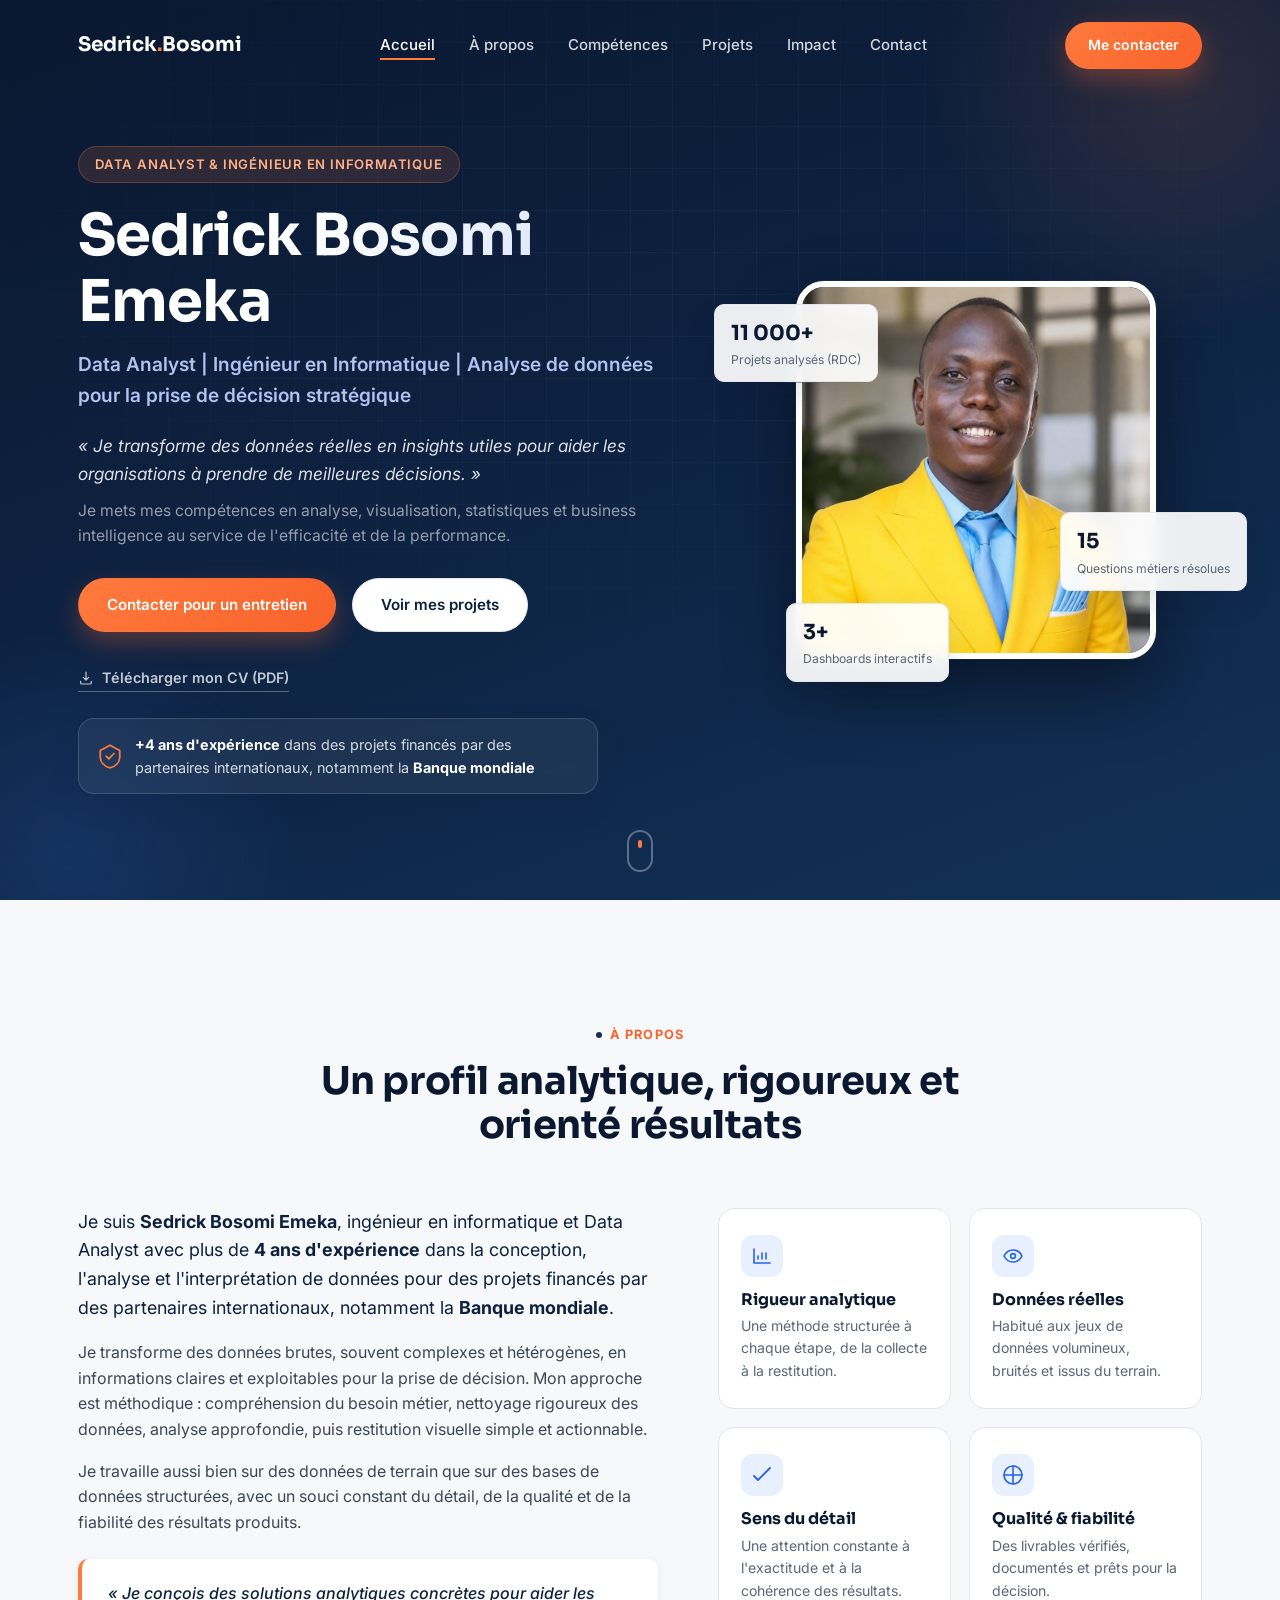
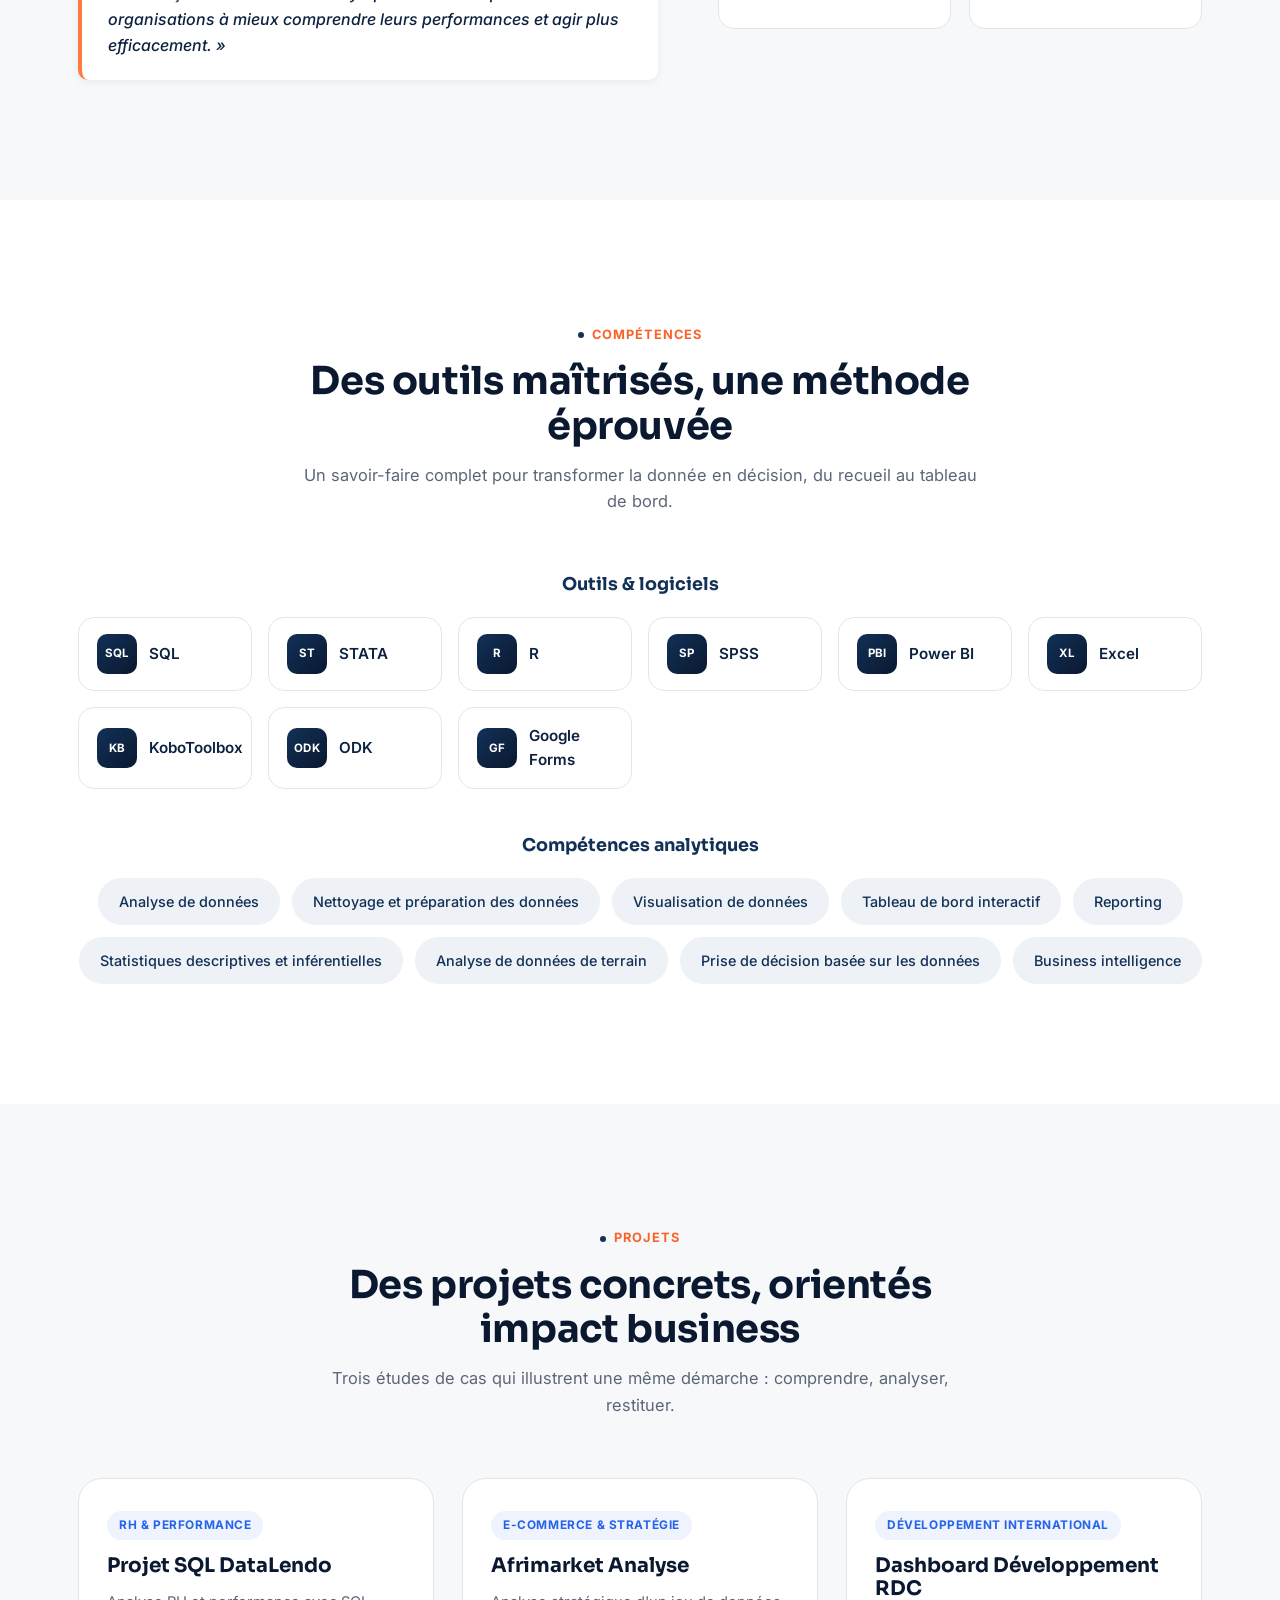
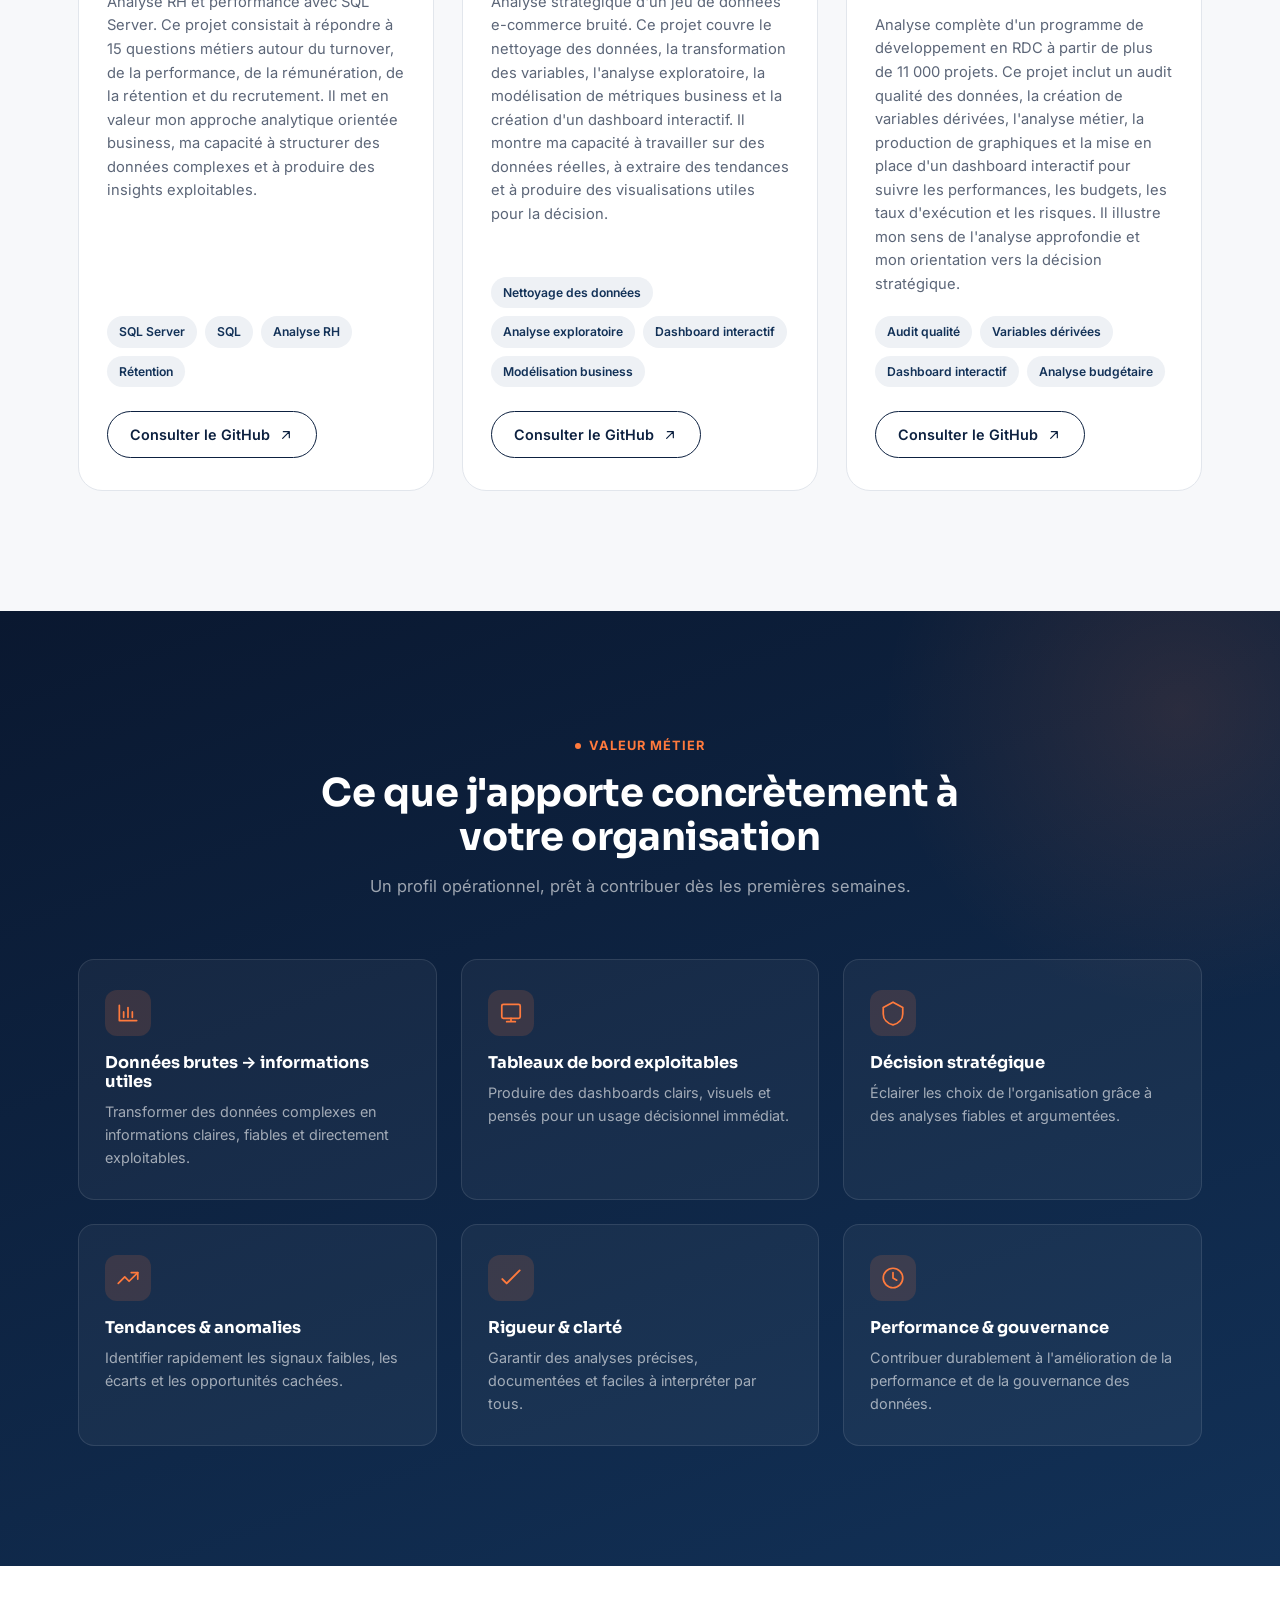
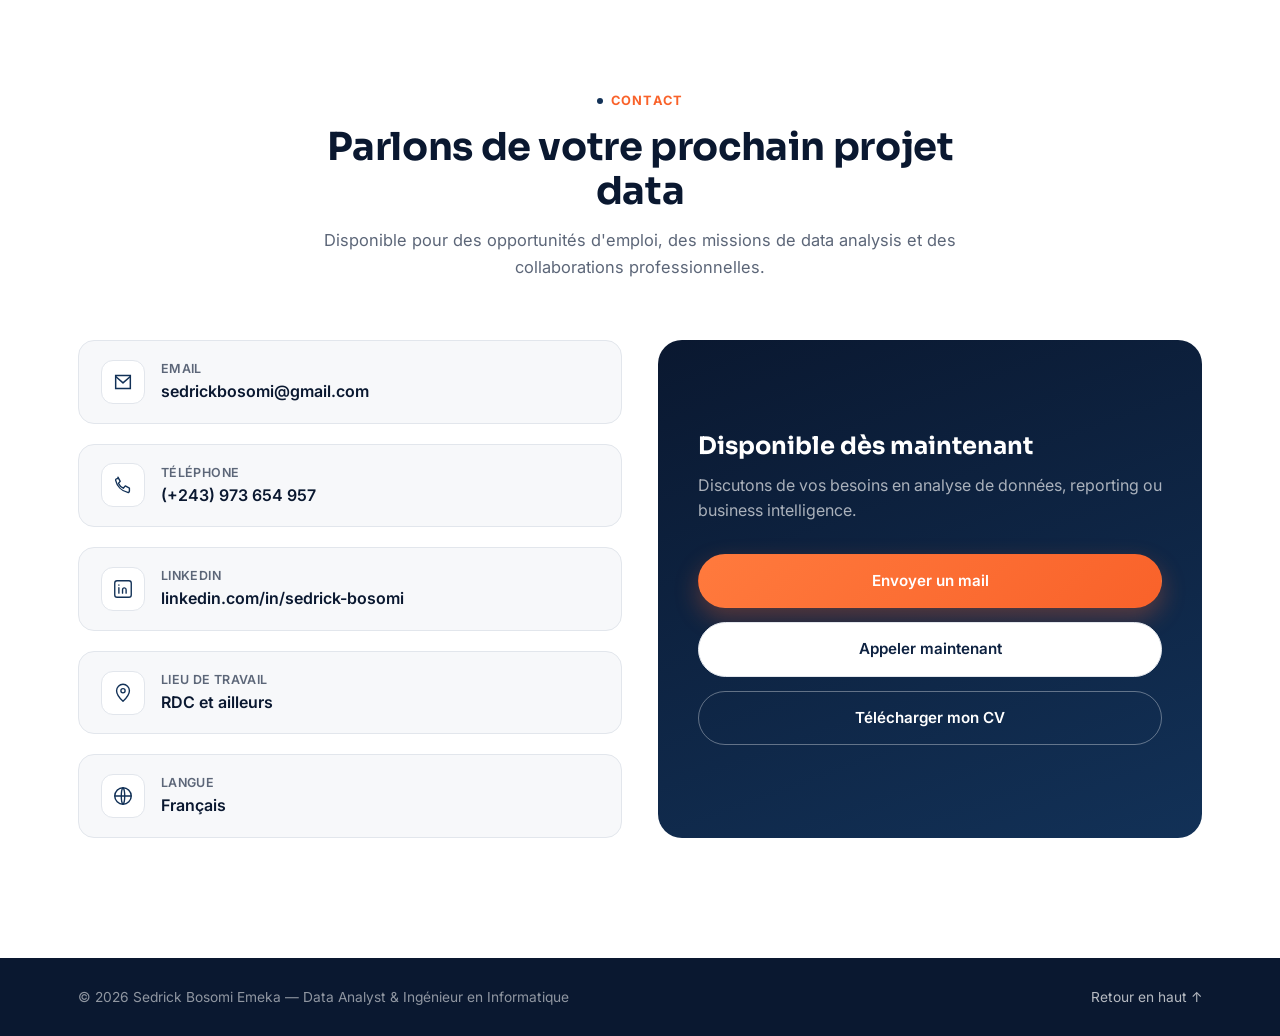
<file: index.html>
<!DOCTYPE html>
<html lang="fr">
<head>
<meta charset="UTF-8">
<meta name="viewport" content="width=device-width, initial-scale=1.0">
<title>Sedrick Bosomi Emeka — Data Analyst & Ingénieur en Informatique</title>
<meta name="description" content="Sedrick Bosomi Emeka, Data Analyst et Ingénieur en Informatique. Plus de 4 ans d'expérience en analyse de données, tableaux de bord et business intelligence pour des projets financés par des partenaires internationaux, dont la Banque mondiale.">
<meta name="keywords" content="Data Analyst, Ingénieur informatique, SQL, Power BI, STATA, R, SPSS, Analyse de données, Business Intelligence, RDC">
<meta name="author" content="Sedrick Bosomi Emeka">

<link rel="canonical" href="https://sedrickbosomi-data-analyst.github.io/">
<meta name="theme-color" content="#0a1830">

<meta property="og:type" content="website">
<meta property="og:url" content="https://sedrickbosomi-data-analyst.github.io/">
<meta property="og:locale" content="fr_FR">
<meta property="og:title" content="Sedrick Bosomi Emeka — Data Analyst & Ingénieur en Informatique">
<meta property="og:description" content="Je transforme des données réelles en insights utiles pour aider les organisations à prendre de meilleures décisions.">
<meta property="og:image" content="https://sedrickbosomi-data-analyst.github.io/assets/og-image.jpg">

<meta name="twitter:card" content="summary_large_image">
<meta name="twitter:title" content="Sedrick Bosomi Emeka — Data Analyst & Ingénieur en Informatique">
<meta name="twitter:description" content="Je transforme des données réelles en insights utiles pour aider les organisations à prendre de meilleures décisions.">
<meta name="twitter:image" content="https://sedrickbosomi-data-analyst.github.io/assets/og-image.jpg">

<link rel="icon" type="image/png" sizes="32x32" href="assets/favicon-32.png">
<link rel="apple-touch-icon" sizes="180x180" href="assets/apple-touch-icon.png">

<link rel="preconnect" href="https://fonts.googleapis.com">
<link rel="preconnect" href="https://fonts.gstatic.com" crossorigin>
<link href="https://fonts.googleapis.com/css2?family=Sora:wght@400;500;600;700;800&family=Inter:wght@400;500;600;700&display=swap" rel="stylesheet">

<link rel="stylesheet" href="css/style.css">

<script type="application/ld+json">
{
  "@context": "https://schema.org",
  "@type": "Person",
  "name": "Sedrick Bosomi Emeka",
  "jobTitle": "Data Analyst & Ingénieur en Informatique",
  "url": "https://sedrickbosomi-data-analyst.github.io/",
  "image": "https://sedrickbosomi-data-analyst.github.io/assets/og-image.jpg",
  "email": "mailto:sedrickbosomi@gmail.com",
  "telephone": "+243973654957",
  "address": { "@type": "PostalAddress", "addressCountry": "CD" },
  "sameAs": [
    "https://www.linkedin.com/in/sedrick-bosomi",
    "https://github.com/sedrickbosomi-data-analyst"
  ],
  "knowsAbout": ["SQL", "STATA", "R", "SPSS", "Power BI", "Excel", "Analyse de données", "Business Intelligence"]
}
</script>
</head>
<body>

<a href="#main-content" class="skip-link">Aller au contenu principal</a>

<div id="progress-bar"></div>

<header class="site-header" id="site-header">
  <div class="container header-inner">
    <a href="#accueil" class="logo">Sedrick<span>.</span>Bosomi</a>

    <nav class="main-nav" id="main-nav">
      <ul>
        <li><a href="#accueil" class="nav-link active">Accueil</a></li>
        <li><a href="#apropos" class="nav-link">À propos</a></li>
        <li><a href="#competences" class="nav-link">Compétences</a></li>
        <li><a href="#projets" class="nav-link">Projets</a></li>
        <li><a href="#impact" class="nav-link">Impact</a></li>
        <li><a href="#contact" class="nav-link">Contact</a></li>
      </ul>
    </nav>

    <a href="#contact" class="btn btn-primary btn-nav">Me contacter</a>

    <button class="nav-toggle" id="nav-toggle" aria-label="Ouvrir le menu" aria-expanded="false" aria-controls="main-nav">
      <span></span><span></span><span></span>
    </button>
  </div>
</header>

<main id="main-content">

  <!-- ================= HERO ================= -->
  <section id="accueil" class="hero">
    <div class="hero-bg-shape shape-1"></div>
    <div class="hero-bg-shape shape-2"></div>
    <div class="hero-grid-overlay"></div>

    <div class="container hero-inner">
      <div class="hero-text reveal">
        <span class="eyebrow">Data Analyst &amp; Ingénieur en Informatique</span>
        <h1>Sedrick Bosomi Emeka</h1>
        <p class="hero-role">Data Analyst | Ingénieur en Informatique | Analyse de données pour la prise de décision stratégique</p>

        <p class="hero-tagline">« Je transforme des données réelles en insights utiles pour aider les organisations à prendre de meilleures décisions. »</p>
        <p class="hero-tagline hero-tagline-secondary">Je mets mes compétences en analyse, visualisation, statistiques et business intelligence au service de l'efficacité et de la performance.</p>

        <div class="hero-cta">
          <a href="#contact" class="btn btn-primary">Contacter pour un entretien</a>
          <a href="#projets" class="btn btn-secondary">Voir mes projets</a>
        </div>

        <a href="assets/CV_Sedrick_Bosomi.pdf" download class="cv-link">
          <svg viewBox="0 0 24 24"><path d="M12 3v12m0 0 4-4m-4 4-4-4" fill="none" stroke="currentColor" stroke-width="1.8" stroke-linecap="round" stroke-linejoin="round"/><path d="M4 17v2a2 2 0 0 0 2 2h12a2 2 0 0 0 2-2v-2" fill="none" stroke="currentColor" stroke-width="1.8" stroke-linecap="round" stroke-linejoin="round"/></svg>
          Télécharger mon CV (PDF)
        </a>

        <div class="hero-badge">
          <svg viewBox="0 0 24 24" class="icon"><path d="M12 2 3 7v6c0 5 3.8 8.7 9 10 5.2-1.3 9-5 9-10V7l-9-5Z" fill="none" stroke="currentColor" stroke-width="1.6"/><path d="m8.5 12.2 2.4 2.4 4.8-4.9" fill="none" stroke="currentColor" stroke-width="1.6" stroke-linecap="round" stroke-linejoin="round"/></svg>
          <span><strong>+4 ans d'expérience</strong> dans des projets financés par des partenaires internationaux, notamment la <strong>Banque mondiale</strong></span>
        </div>
      </div>

      <div class="hero-visual reveal">
        <div class="hero-photo-frame">
          <img src="assets/prof.jpg" alt="Portrait de Sedrick Bosomi Emeka" class="hero-photo" width="900" height="900" fetchpriority="high">
        </div>

        <div class="float-card card-1">
          <span class="float-number">11 000+</span>
          <span class="float-label">Projets analysés (RDC)</span>
        </div>
        <div class="float-card card-2">
          <span class="float-number">15</span>
          <span class="float-label">Questions métiers résolues</span>
        </div>
        <div class="float-card card-3">
          <span class="float-number">3+</span>
          <span class="float-label">Dashboards interactifs</span>
        </div>
      </div>
    </div>

    <a href="#apropos" class="scroll-cue" aria-label="Défiler vers le bas">
      <span></span>
    </a>
  </section>

  <!-- ================= A PROPOS ================= -->
  <section id="apropos" class="section apropos">
    <div class="container">
      <div class="section-head reveal">
        <span class="section-tag">À propos</span>
        <h2>Un profil analytique, rigoureux et orienté résultats</h2>
      </div>

      <div class="apropos-grid">
        <div class="apropos-text reveal">
          <p class="lead">Je suis <strong>Sedrick Bosomi Emeka</strong>, ingénieur en informatique et Data Analyst avec plus de <strong>4 ans d'expérience</strong> dans la conception, l'analyse et l'interprétation de données pour des projets financés par des partenaires internationaux, notamment la <strong>Banque mondiale</strong>.</p>

          <p>Je transforme des données brutes, souvent complexes et hétérogènes, en informations claires et exploitables pour la prise de décision. Mon approche est méthodique : compréhension du besoin métier, nettoyage rigoureux des données, analyse approfondie, puis restitution visuelle simple et actionnable.</p>

          <p>Je travaille aussi bien sur des données de terrain que sur des bases de données structurées, avec un souci constant du détail, de la qualité et de la fiabilité des résultats produits.</p>

          <blockquote class="quote-highlight">
            « Je conçois des solutions analytiques concrètes pour aider les organisations à mieux comprendre leurs performances et agir plus efficacement. »
          </blockquote>
        </div>

        <div class="apropos-cards reveal">
          <div class="mini-card">
            <div class="mini-card-icon">
              <svg viewBox="0 0 24 24"><path d="M4 19V5m0 14h16M8 15v-3m4 3V9m4 6v-6" fill="none" stroke="currentColor" stroke-width="1.6" stroke-linecap="round"/></svg>
            </div>
            <h3>Rigueur analytique</h3>
            <p>Une méthode structurée à chaque étape, de la collecte à la restitution.</p>
          </div>
          <div class="mini-card">
            <div class="mini-card-icon">
              <svg viewBox="0 0 24 24"><path d="M3 12c2-4 5-6 9-6s7 2 9 6c-2 4-5 6-9 6s-7-2-9-6Z" fill="none" stroke="currentColor" stroke-width="1.6"/><circle cx="12" cy="12" r="2.4" fill="none" stroke="currentColor" stroke-width="1.6"/></svg>
            </div>
            <h3>Données réelles</h3>
            <p>Habitué aux jeux de données volumineux, bruités et issus du terrain.</p>
          </div>
          <div class="mini-card">
            <div class="mini-card-icon">
              <svg viewBox="0 0 24 24"><path d="m4 13 4 4L20 5" fill="none" stroke="currentColor" stroke-width="1.8" stroke-linecap="round" stroke-linejoin="round"/></svg>
            </div>
            <h3>Sens du détail</h3>
            <p>Une attention constante à l'exactitude et à la cohérence des résultats.</p>
          </div>
          <div class="mini-card">
            <div class="mini-card-icon">
              <svg viewBox="0 0 24 24"><path d="M12 3v18M3 12h18" stroke="currentColor" stroke-width="1.6" stroke-linecap="round"/><circle cx="12" cy="12" r="9" fill="none" stroke="currentColor" stroke-width="1.6"/></svg>
            </div>
            <h3>Qualité &amp; fiabilité</h3>
            <p>Des livrables vérifiés, documentés et prêts pour la décision.</p>
          </div>
        </div>
      </div>
    </div>
  </section>

  <!-- ================= COMPETENCES ================= -->
  <section id="competences" class="section competences">
    <div class="container">
      <div class="section-head reveal">
        <span class="section-tag">Compétences</span>
        <h2>Des outils maîtrisés, une méthode éprouvée</h2>
        <p class="section-sub">Un savoir-faire complet pour transformer la donnée en décision, du recueil au tableau de bord.</p>
      </div>

      <div class="skills-block reveal">
        <h3 class="skills-subtitle">Outils &amp; logiciels</h3>
        <div class="tools-grid">
          <div class="tool-card"><span class="tool-badge">SQL</span><span>SQL</span></div>
          <div class="tool-card"><span class="tool-badge">ST</span><span>STATA</span></div>
          <div class="tool-card"><span class="tool-badge">R</span><span>R</span></div>
          <div class="tool-card"><span class="tool-badge">SP</span><span>SPSS</span></div>
          <div class="tool-card"><span class="tool-badge">PBI</span><span>Power BI</span></div>
          <div class="tool-card"><span class="tool-badge">XL</span><span>Excel</span></div>
          <div class="tool-card"><span class="tool-badge">KB</span><span>KoboToolbox</span></div>
          <div class="tool-card"><span class="tool-badge">ODK</span><span>ODK</span></div>
          <div class="tool-card"><span class="tool-badge">GF</span><span>Google Forms</span></div>
        </div>
      </div>

      <div class="skills-block reveal">
        <h3 class="skills-subtitle">Compétences analytiques</h3>
        <div class="pills-wrap">
          <span class="pill">Analyse de données</span>
          <span class="pill">Nettoyage et préparation des données</span>
          <span class="pill">Visualisation de données</span>
          <span class="pill">Tableau de bord interactif</span>
          <span class="pill">Reporting</span>
          <span class="pill">Statistiques descriptives et inférentielles</span>
          <span class="pill">Analyse de données de terrain</span>
          <span class="pill">Prise de décision basée sur les données</span>
          <span class="pill">Business intelligence</span>
        </div>
      </div>
    </div>
  </section>

  <!-- ================= PROJETS ================= -->
  <section id="projets" class="section projets">
    <div class="container">
      <div class="section-head reveal">
        <span class="section-tag">Projets</span>
        <h2>Des projets concrets, orientés impact business</h2>
        <p class="section-sub">Trois études de cas qui illustrent une même démarche : comprendre, analyser, restituer.</p>
      </div>

      <div class="projects-grid">

        <article class="project-card reveal">
          <div class="project-top">
            <span class="project-category">RH &amp; Performance</span>
            <h3>Projet SQL DataLendo</h3>
          </div>
          <p class="project-desc">Analyse RH et performance avec SQL Server. Ce projet consistait à répondre à 15 questions métiers autour du turnover, de la performance, de la rémunération, de la rétention et du recrutement. Il met en valeur mon approche analytique orientée business, ma capacité à structurer des données complexes et à produire des insights exploitables.</p>
          <div class="project-tags">
            <span>SQL Server</span><span>SQL</span><span>Analyse RH</span><span>Rétention</span>
          </div>
          <a href="https://github.com/sedrickbosomi-data-analyst/Projet_SQL_DataLendo" target="_blank" rel="noopener noreferrer" class="btn btn-outline project-link">
            Consulter le GitHub
            <svg viewBox="0 0 24 24"><path d="M7 17 17 7M8 7h9v9" fill="none" stroke="currentColor" stroke-width="1.8" stroke-linecap="round" stroke-linejoin="round"/></svg>
          </a>
        </article>

        <article class="project-card reveal">
          <div class="project-top">
            <span class="project-category">E-commerce &amp; Stratégie</span>
            <h3>Afrimarket Analyse</h3>
          </div>
          <p class="project-desc">Analyse stratégique d'un jeu de données e-commerce bruité. Ce projet couvre le nettoyage des données, la transformation des variables, l'analyse exploratoire, la modélisation de métriques business et la création d'un dashboard interactif. Il montre ma capacité à travailler sur des données réelles, à extraire des tendances et à produire des visualisations utiles pour la décision.</p>
          <div class="project-tags">
            <span>Nettoyage des données</span><span>Analyse exploratoire</span><span>Dashboard interactif</span><span>Modélisation business</span>
          </div>
          <a href="https://github.com/sedrickbosomi-data-analyst/afrimarket-analyse" target="_blank" rel="noopener noreferrer" class="btn btn-outline project-link">
            Consulter le GitHub
            <svg viewBox="0 0 24 24"><path d="M7 17 17 7M8 7h9v9" fill="none" stroke="currentColor" stroke-width="1.8" stroke-linecap="round" stroke-linejoin="round"/></svg>
          </a>
        </article>

        <article class="project-card reveal">
          <div class="project-top">
            <span class="project-category">Développement international</span>
            <h3>Dashboard Développement RDC</h3>
          </div>
          <p class="project-desc">Analyse complète d'un programme de développement en RDC à partir de plus de 11 000 projets. Ce projet inclut un audit qualité des données, la création de variables dérivées, l'analyse métier, la production de graphiques et la mise en place d'un dashboard interactif pour suivre les performances, les budgets, les taux d'exécution et les risques. Il illustre mon sens de l'analyse approfondie et mon orientation vers la décision stratégique.</p>
          <div class="project-tags">
            <span>Audit qualité</span><span>Variables dérivées</span><span>Dashboard interactif</span><span>Analyse budgétaire</span>
          </div>
          <a href="https://github.com/sedrickbosomi-data-analyst/dashboard-developpement-rdc" target="_blank" rel="noopener noreferrer" class="btn btn-outline project-link">
            Consulter le GitHub
            <svg viewBox="0 0 24 24"><path d="M7 17 17 7M8 7h9v9" fill="none" stroke="currentColor" stroke-width="1.8" stroke-linecap="round" stroke-linejoin="round"/></svg>
          </a>
        </article>

      </div>
    </div>
  </section>

  <!-- ================= IMPACT / VALEUR METIER ================= -->
  <section id="impact" class="section impact">
    <div class="container">
      <div class="section-head reveal light">
        <span class="section-tag section-tag-light">Valeur métier</span>
        <h2>Ce que j'apporte concrètement à votre organisation</h2>
        <p class="section-sub section-sub-light">Un profil opérationnel, prêt à contribuer dès les premières semaines.</p>
      </div>

      <div class="impact-grid">
        <div class="impact-card reveal">
          <div class="impact-icon">
            <svg viewBox="0 0 24 24"><path d="M4 19V5m0 14h16M8 16V11m4 5V7m4 9v-5" fill="none" stroke="currentColor" stroke-width="1.6" stroke-linecap="round"/></svg>
          </div>
          <h3>Données brutes → informations utiles</h3>
          <p>Transformer des données complexes en informations claires, fiables et directement exploitables.</p>
        </div>

        <div class="impact-card reveal">
          <div class="impact-icon">
            <svg viewBox="0 0 24 24"><rect x="3.5" y="4" width="17" height="13" rx="1.5" fill="none" stroke="currentColor" stroke-width="1.6"/><path d="M8 20h8M12 17v3" stroke="currentColor" stroke-width="1.6" stroke-linecap="round"/></svg>
          </div>
          <h3>Tableaux de bord exploitables</h3>
          <p>Produire des dashboards clairs, visuels et pensés pour un usage décisionnel immédiat.</p>
        </div>

        <div class="impact-card reveal">
          <div class="impact-icon">
            <svg viewBox="0 0 24 24"><path d="M12 2 3 7v6c0 5 3.8 8.7 9 10 5.2-1.3 9-5 9-10V7l-9-5Z" fill="none" stroke="currentColor" stroke-width="1.6"/></svg>
          </div>
          <h3>Décision stratégique</h3>
          <p>Éclairer les choix de l'organisation grâce à des analyses fiables et argumentées.</p>
        </div>

        <div class="impact-card reveal">
          <div class="impact-icon">
            <svg viewBox="0 0 24 24"><path d="M3 17 9 11l4 4 8-8" fill="none" stroke="currentColor" stroke-width="1.6" stroke-linecap="round" stroke-linejoin="round"/><path d="M15 7h6v6" fill="none" stroke="currentColor" stroke-width="1.6" stroke-linecap="round" stroke-linejoin="round"/></svg>
          </div>
          <h3>Tendances &amp; anomalies</h3>
          <p>Identifier rapidement les signaux faibles, les écarts et les opportunités cachées.</p>
        </div>

        <div class="impact-card reveal">
          <div class="impact-icon">
            <svg viewBox="0 0 24 24"><path d="m4 13 4 4L20 5" fill="none" stroke="currentColor" stroke-width="1.8" stroke-linecap="round" stroke-linejoin="round"/></svg>
          </div>
          <h3>Rigueur &amp; clarté</h3>
          <p>Garantir des analyses précises, documentées et faciles à interpréter par tous.</p>
        </div>

        <div class="impact-card reveal">
          <div class="impact-icon">
            <svg viewBox="0 0 24 24"><circle cx="12" cy="12" r="9" fill="none" stroke="currentColor" stroke-width="1.6"/><path d="M12 7v5l3.5 2" fill="none" stroke="currentColor" stroke-width="1.6" stroke-linecap="round" stroke-linejoin="round"/></svg>
          </div>
          <h3>Performance &amp; gouvernance</h3>
          <p>Contribuer durablement à l'amélioration de la performance et de la gouvernance des données.</p>
        </div>
      </div>
    </div>
  </section>

  <!-- ================= CONTACT ================= -->
  <section id="contact" class="section contact">
    <div class="container">
      <div class="section-head reveal">
        <span class="section-tag">Contact</span>
        <h2>Parlons de votre prochain projet data</h2>
        <p class="section-sub">Disponible pour des opportunités d'emploi, des missions de data analysis et des collaborations professionnelles.</p>
      </div>

      <div class="contact-grid">
        <div class="contact-info reveal">
          <div class="contact-item">
            <div class="contact-icon">
              <svg viewBox="0 0 24 24"><path d="M4 5h16v14H4z" fill="none" stroke="currentColor" stroke-width="1.6"/><path d="m4 6 8 7 8-7" fill="none" stroke="currentColor" stroke-width="1.6" stroke-linecap="round" stroke-linejoin="round"/></svg>
            </div>
            <div>
              <span class="contact-label">Email</span>
              <a href="mailto:sedrickbosomi@gmail.com">sedrickbosomi@gmail.com</a>
            </div>
          </div>

          <div class="contact-item">
            <div class="contact-icon">
              <svg viewBox="0 0 24 24"><path d="M6.5 3.5 9 8l-2 2.2c1 2.3 2.9 4.2 5.3 5.3L14.5 13l4.5 2.5v3c0 1-.9 1.8-1.9 1.6C10.6 18.6 5.4 13.4 4 6.9c-.2-1 .6-1.9 1.6-1.9h.9Z" fill="none" stroke="currentColor" stroke-width="1.5" stroke-linecap="round" stroke-linejoin="round"/></svg>
            </div>
            <div>
              <span class="contact-label">Téléphone</span>
              <a href="tel:+243973654957">(+243) 973 654 957</a>
            </div>
          </div>

          <div class="contact-item">
            <div class="contact-icon">
              <svg viewBox="0 0 24 24"><rect x="3" y="3" width="18" height="18" rx="2.5" fill="none" stroke="currentColor" stroke-width="1.5"/><path d="M7.5 10.5v6M7.5 7.7v.1M11.5 16.5v-3.7c0-1.2.8-2 2-2s1.9.8 1.9 2v3.7" fill="none" stroke="currentColor" stroke-width="1.5" stroke-linecap="round"/></svg>
            </div>
            <div>
              <span class="contact-label">LinkedIn</span>
              <a href="https://www.linkedin.com/in/sedrick-bosomi" target="_blank" rel="noopener noreferrer">linkedin.com/in/sedrick-bosomi</a>
            </div>
          </div>

          <div class="contact-item">
            <div class="contact-icon">
              <svg viewBox="0 0 24 24"><path d="M12 21s7-6.5 7-11.5A7 7 0 0 0 5 9.5C5 14.5 12 21 12 21Z" fill="none" stroke="currentColor" stroke-width="1.5" stroke-linejoin="round"/><circle cx="12" cy="9.5" r="2.3" fill="none" stroke="currentColor" stroke-width="1.5"/></svg>
            </div>
            <div>
              <span class="contact-label">Lieu de travail</span>
              <span>RDC et ailleurs</span>
            </div>
          </div>

          <div class="contact-item">
            <div class="contact-icon">
              <svg viewBox="0 0 24 24"><circle cx="12" cy="12" r="9" fill="none" stroke="currentColor" stroke-width="1.6"/><path d="M3 12h18M12 3c2.5 2.6 2.5 15.4 0 18M12 3c-2.5 2.6-2.5 15.4 0 18" fill="none" stroke="currentColor" stroke-width="1.5"/></svg>
            </div>
            <div>
              <span class="contact-label">Langue</span>
              <span>Français</span>
            </div>
          </div>
        </div>

        <div class="contact-cta reveal">
          <h3>Disponible dès maintenant</h3>
          <p>Discutons de vos besoins en analyse de données, reporting ou business intelligence.</p>
          <div class="contact-buttons">
            <a href="mailto:sedrickbosomi@gmail.com" class="btn btn-primary btn-block">Envoyer un mail</a>
            <a href="tel:+243973654957" class="btn btn-secondary btn-block">Appeler maintenant</a>
            <a href="assets/CV_Sedrick_Bosomi.pdf" download class="btn btn-outline btn-block btn-outline-light">Télécharger mon CV</a>
          </div>
        </div>
      </div>
    </div>
  </section>

</main>

<footer class="site-footer">
  <div class="container footer-inner">
    <span>© <span id="year"></span> Sedrick Bosomi Emeka — Data Analyst &amp; Ingénieur en Informatique</span>
    <a href="#accueil" class="back-top">Retour en haut ↑</a>
  </div>
</footer>

<script src="js/script.js"></script>
</body>
</html>
</file>
<file: css/style.css>
/* =========================================================
   Sedrick Bosomi Emeka — Portfolio
   Palette premium : Bleu nuit / Gris / Blanc / Orange
========================================================= */

:root {
  --navy-950: #0a1830;
  --navy-900: #0d2140;
  --navy-800: #123157;
  --navy-700: #1a4171;
  --blue-600: #2563eb;
  --blue-500: #3b82f6;
  --orange-300: #ffb088;
  --orange-500: #ff7a3d;
  --orange-600: #f9622a;
  --gray-50: #f7f8fa;
  --gray-100: #eef1f5;
  --gray-200: #e2e6ec;
  --gray-400: #9aa4b2;
  --gray-500: #5c6678;
  --gray-700: #3d4658;
  --white: #ffffff;

  --font-head: "Sora", "Inter", sans-serif;
  --font-body: "Inter", sans-serif;

  --radius-sm: 10px;
  --radius-md: 16px;
  --radius-lg: 24px;

  --shadow-sm: 0 2px 10px rgba(10, 24, 48, 0.06);
  --shadow-md: 0 12px 30px rgba(10, 24, 48, 0.10);
  --shadow-lg: 0 24px 60px rgba(10, 24, 48, 0.16);

  --container: 1180px;
  --transition: 0.35s cubic-bezier(.4,0,.2,1);
}

* { box-sizing: border-box; margin: 0; padding: 0; }

.skip-link {
  position: absolute;
  top: -60px;
  left: 12px;
  z-index: 2000;
  background: var(--navy-950);
  color: var(--white);
  padding: 12px 20px;
  border-radius: var(--radius-sm);
  font-weight: 600;
  font-size: 0.9rem;
  transition: top 0.2s ease;
}
.skip-link:focus { top: 12px; }

html { scroll-behavior: smooth; }

body {
  font-family: var(--font-body);
  color: var(--gray-700);
  background: var(--white);
  line-height: 1.6;
  -webkit-font-smoothing: antialiased;
  overflow-x: hidden;
}

h1, h2, h3, h4 {
  font-family: var(--font-head);
  color: var(--navy-950);
  line-height: 1.15;
  font-weight: 700;
}

a { text-decoration: none; color: inherit; }
ul { list-style: none; }
img { max-width: 100%; display: block; }
svg { width: 100%; height: 100%; }

.container {
  max-width: var(--container);
  margin: 0 auto;
  padding: 0 28px;
}

/* ---------- Progress bar ---------- */
#progress-bar {
  position: fixed;
  top: 0; left: 0;
  height: 3px;
  width: 0%;
  background: linear-gradient(90deg, var(--orange-500), var(--blue-500));
  z-index: 1200;
  transition: width 0.1s ease-out;
}

/* ---------- Buttons ---------- */
.btn {
  display: inline-flex;
  align-items: center;
  gap: 8px;
  padding: 14px 28px;
  border-radius: 999px;
  font-weight: 600;
  font-size: 0.95rem;
  transition: var(--transition);
  white-space: nowrap;
  border: 1.5px solid transparent;
  cursor: pointer;
}
.btn svg { width: 16px; height: 16px; }

.btn-primary {
  background: linear-gradient(135deg, var(--orange-500), var(--orange-600));
  color: var(--white);
  box-shadow: 0 10px 24px rgba(249, 98, 42, 0.32);
}
.btn-primary:hover {
  transform: translateY(-2px);
  box-shadow: 0 14px 30px rgba(249, 98, 42, 0.4);
}

.btn-secondary {
  background: var(--white);
  color: var(--navy-900);
  border-color: var(--gray-200);
}
.btn-secondary:hover {
  border-color: var(--navy-800);
  transform: translateY(-2px);
}

.btn-outline {
  background: transparent;
  color: var(--navy-900);
  border-color: var(--navy-900);
  padding: 11px 22px;
  font-size: 0.9rem;
}
.btn-outline:hover {
  background: var(--navy-900);
  color: var(--white);
}

.btn-outline-light {
  background: transparent;
  color: var(--white);
  border-color: rgba(255, 255, 255, 0.35);
  padding: 14px 28px;
  font-size: 0.95rem;
}
.btn-outline-light:hover {
  background: rgba(255, 255, 255, 0.1);
  border-color: var(--white);
}

.btn-block { width: 100%; justify-content: center; }

.btn-nav { padding: 11px 22px; font-size: 0.88rem; }

/* =========================================================
   HEADER / NAV
========================================================= */
.site-header {
  position: fixed;
  top: 0; left: 0; right: 0;
  z-index: 1000;
  background: rgba(255, 255, 255, 0);
  transition: background var(--transition), box-shadow var(--transition), backdrop-filter var(--transition);
  padding: 22px 0;
}
.site-header.scrolled {
  background: rgba(255, 255, 255, 0.88);
  backdrop-filter: blur(14px);
  box-shadow: var(--shadow-sm);
  padding: 14px 0;
}

.header-inner {
  display: flex;
  align-items: center;
  justify-content: space-between;
  gap: 24px;
}

.logo {
  font-family: var(--font-head);
  font-weight: 700;
  font-size: 1.25rem;
  color: var(--white);
  flex-shrink: 0;
  transition: color var(--transition);
}
.logo span { color: var(--orange-500); }
.site-header.scrolled .logo { color: var(--navy-950); }

.main-nav ul {
  display: flex;
  gap: 34px;
}
.nav-link {
  font-size: 0.94rem;
  font-weight: 500;
  color: rgba(255, 255, 255, 0.82);
  position: relative;
  padding: 4px 0;
  transition: color var(--transition);
}
.nav-link::after {
  content: "";
  position: absolute;
  left: 0; bottom: -2px;
  width: 0; height: 2px;
  background: var(--orange-500);
  transition: width var(--transition);
}
.nav-link:hover, .nav-link.active { color: var(--white); }
.nav-link:hover::after, .nav-link.active::after { width: 100%; }

.site-header.scrolled .nav-link { color: var(--gray-700); }
.site-header.scrolled .nav-link:hover,
.site-header.scrolled .nav-link.active { color: var(--navy-950); }

.nav-toggle {
  display: none;
  flex-direction: column;
  justify-content: center;
  gap: 5px;
  width: 40px;
  height: 40px;
  background: none;
  border: none;
  cursor: pointer;
}
.nav-toggle span {
  height: 2px;
  width: 100%;
  background: var(--white);
  border-radius: 2px;
  transition: var(--transition);
}
.site-header.scrolled .nav-toggle span { background: var(--navy-950); }

/* =========================================================
   HERO
========================================================= */
.hero {
  position: relative;
  min-height: 100vh;
  display: flex;
  align-items: center;
  padding: 140px 0 100px;
  background: linear-gradient(160deg, var(--navy-950) 0%, var(--navy-900) 45%, var(--navy-800) 100%);
  overflow: hidden;
}

.hero-bg-shape {
  position: absolute;
  border-radius: 50%;
  filter: blur(10px);
  opacity: 0.7;
  z-index: 0;
}
.shape-1 {
  width: 520px; height: 520px;
  background: radial-gradient(circle, rgba(255,122,61,0.20), transparent 70%);
  top: -180px; right: -160px;
}
.shape-2 {
  width: 460px; height: 460px;
  background: radial-gradient(circle, rgba(59,130,246,0.20), transparent 70%);
  bottom: -180px; left: -160px;
}
.hero-grid-overlay {
  position: absolute;
  inset: 0;
  background-image:
    linear-gradient(rgba(255,255,255,0.045) 1px, transparent 1px),
    linear-gradient(90deg, rgba(255,255,255,0.045) 1px, transparent 1px);
  background-size: 42px 42px;
  mask-image: radial-gradient(ellipse 60% 50% at 50% 30%, black, transparent);
  z-index: 0;
}

.hero-inner {
  position: relative;
  z-index: 1;
  display: grid;
  grid-template-columns: 1.15fr 0.85fr;
  gap: 60px;
  align-items: center;
}

.eyebrow {
  display: inline-block;
  font-size: 0.82rem;
  font-weight: 600;
  letter-spacing: 0.06em;
  text-transform: uppercase;
  color: var(--orange-300);
  background: rgba(255, 122, 61, 0.14);
  border: 1px solid rgba(255, 122, 61, 0.28);
  padding: 7px 16px;
  border-radius: 999px;
  margin-bottom: 20px;
}

.hero-text h1 {
  font-size: clamp(2.4rem, 5vw, 3.6rem);
  margin-bottom: 14px;
  letter-spacing: -0.015em;
  background: linear-gradient(120deg, #ffffff 35%, #c9d9f5 100%);
  -webkit-background-clip: text;
  background-clip: text;
  color: transparent;
}

.hero-role {
  font-size: clamp(1.02rem, 2vw, 1.2rem);
  font-weight: 600;
  color: #afc2f0;
  margin-bottom: 22px;
}

.hero-tagline {
  font-size: 1.08rem;
  color: rgba(255, 255, 255, 0.86);
  max-width: 560px;
  margin-bottom: 10px;
  font-style: italic;
}
.hero-tagline-secondary {
  font-style: normal;
  font-size: 0.98rem;
  color: rgba(255, 255, 255, 0.56);
  margin-bottom: 30px;
}

.hero-cta {
  display: flex;
  gap: 16px;
  flex-wrap: wrap;
  margin-bottom: 34px;
}

.cv-link {
  display: inline-flex;
  align-items: center;
  gap: 8px;
  color: rgba(255, 255, 255, 0.75);
  font-size: 0.9rem;
  font-weight: 600;
  margin-bottom: 26px;
  border-bottom: 1px solid rgba(255, 255, 255, 0.3);
  padding-bottom: 2px;
  transition: var(--transition);
}
.cv-link svg { width: 16px; height: 16px; }
.cv-link:hover { color: var(--orange-300); border-color: var(--orange-300); }

.hero-badge {
  display: flex;
  align-items: center;
  gap: 12px;
  background: rgba(255, 255, 255, 0.06);
  border: 1px solid rgba(255, 255, 255, 0.14);
  backdrop-filter: blur(8px);
  padding: 14px 18px;
  border-radius: var(--radius-md);
  box-shadow: var(--shadow-md);
  max-width: 520px;
  font-size: 0.9rem;
  color: rgba(255, 255, 255, 0.82);
}
.hero-badge strong { color: var(--white); }
.hero-badge .icon {
  width: 26px; height: 26px;
  flex-shrink: 0;
  color: var(--orange-500);
}

.hero-visual {
  position: relative;
  display: flex;
  justify-content: center;
  align-items: center;
}

.hero-photo-frame {
  position: relative;
  width: min(360px, 80%);
  aspect-ratio: 1 / 1.05;
  border-radius: 28px;
  overflow: hidden;
  box-shadow: 0 30px 70px rgba(0,0,0,0.45), 0 0 0 1px rgba(255,255,255,0.06);
  border: 6px solid var(--white);
  background: var(--navy-900);
}
.hero-photo {
  width: 100%;
  height: 100%;
  object-fit: cover;
}

.float-card {
  position: absolute;
  background: rgba(255, 255, 255, 0.92);
  backdrop-filter: blur(10px);
  border: 1px solid var(--gray-200);
  border-radius: var(--radius-sm);
  padding: 12px 16px;
  box-shadow: var(--shadow-md);
  display: flex;
  flex-direction: column;
  min-width: 148px;
  animation: floaty 5s ease-in-out infinite;
}
.float-number {
  font-family: var(--font-head);
  font-weight: 700;
  font-size: 1.3rem;
  color: var(--navy-950);
}
.float-label {
  font-size: 0.76rem;
  color: var(--gray-500);
}
.card-1 { top: 6%; left: -8%; animation-delay: 0s; }
.card-2 { bottom: 18%; right: -10%; animation-delay: 1.2s; }
.card-3 { bottom: -6%; left: 8%; animation-delay: 2.4s; }

@keyframes floaty {
  0%, 100% { transform: translateY(0px); }
  50% { transform: translateY(-10px); }
}

.scroll-cue {
  position: absolute;
  bottom: 28px;
  left: 50%;
  transform: translateX(-50%);
  width: 26px;
  height: 42px;
  border: 2px solid rgba(255, 255, 255, 0.32);
  border-radius: 14px;
  z-index: 1;
}
.scroll-cue span {
  position: absolute;
  top: 8px; left: 50%;
  width: 4px; height: 8px;
  background: var(--orange-500);
  border-radius: 3px;
  transform: translateX(-50%);
  animation: scrollcue 1.8s ease-in-out infinite;
}
@keyframes scrollcue {
  0% { opacity: 1; top: 8px; }
  70% { opacity: 0; top: 20px; }
  100% { opacity: 0; top: 8px; }
}

/* =========================================================
   SECTION GENERIC
========================================================= */
.section { padding: 120px 0; }

.section-head {
  max-width: 680px;
  margin: 0 auto 60px;
  text-align: center;
}
.section-tag {
  display: inline-flex;
  align-items: center;
  gap: 8px;
  font-size: 0.8rem;
  font-weight: 700;
  letter-spacing: 0.08em;
  text-transform: uppercase;
  color: var(--orange-600);
  margin-bottom: 14px;
}
.section-tag::before {
  content: "";
  width: 6px;
  height: 6px;
  border-radius: 50%;
  background: var(--navy-800);
}
.section-tag-light::before { background: var(--orange-500); }
.section-head h2 {
  font-size: clamp(1.7rem, 3.4vw, 2.4rem);
  margin-bottom: 14px;
  letter-spacing: -0.01em;
}
.section-sub {
  color: var(--gray-500);
  font-size: 1.03rem;
}

/* =========================================================
   A PROPOS
========================================================= */
.apropos { background: var(--gray-50); }

.apropos-grid {
  display: grid;
  grid-template-columns: 1.2fr 1fr;
  gap: 60px;
  align-items: start;
}

.apropos-text .lead {
  font-size: 1.12rem;
  color: var(--navy-900);
  margin-bottom: 18px;
}
.apropos-text p { margin-bottom: 16px; }

.quote-highlight {
  margin-top: 24px;
  padding: 22px 26px;
  background: var(--white);
  border-left: 4px solid var(--orange-500);
  border-radius: var(--radius-sm);
  font-style: italic;
  color: var(--navy-900);
  font-weight: 500;
  box-shadow: var(--shadow-sm);
}

.apropos-cards {
  display: grid;
  grid-template-columns: 1fr 1fr;
  gap: 18px;
}

.mini-card {
  background: var(--white);
  border: 1px solid var(--gray-200);
  border-radius: var(--radius-md);
  padding: 26px 22px;
  transition: var(--transition);
}
.mini-card:hover {
  transform: translateY(-4px);
  box-shadow: var(--shadow-md);
  border-color: transparent;
}
.mini-card-icon {
  width: 42px; height: 42px;
  border-radius: 12px;
  background: rgba(37, 99, 235, 0.1);
  color: var(--blue-600);
  padding: 9px;
  margin-bottom: 14px;
}
.mini-card h3 {
  font-size: 1rem;
  margin-bottom: 6px;
}
.mini-card p {
  font-size: 0.88rem;
  color: var(--gray-500);
}

/* =========================================================
   COMPETENCES
========================================================= */
.skills-block { margin-bottom: 46px; }
.skills-block:last-child { margin-bottom: 0; }

.skills-subtitle {
  font-size: 1.1rem;
  margin-bottom: 22px;
  text-align: center;
  color: var(--navy-800);
}

.tools-grid {
  display: grid;
  grid-template-columns: repeat(auto-fit, minmax(150px, 1fr));
  gap: 16px;
}

.tool-card {
  display: flex;
  align-items: center;
  gap: 12px;
  background: var(--white);
  border: 1px solid var(--gray-200);
  border-radius: var(--radius-md);
  padding: 16px 18px;
  font-weight: 600;
  color: var(--navy-900);
  font-size: 0.95rem;
  transition: var(--transition);
}
.tool-card:hover {
  transform: translateY(-4px);
  box-shadow: var(--shadow-md);
  border-color: transparent;
}
.tool-badge {
  flex-shrink: 0;
  width: 40px; height: 40px;
  display: flex;
  align-items: center;
  justify-content: center;
  border-radius: 10px;
  background: linear-gradient(135deg, var(--navy-800), var(--navy-950));
  color: var(--white);
  font-size: 0.72rem;
  font-weight: 700;
  letter-spacing: 0.02em;
}

.pills-wrap {
  display: flex;
  flex-wrap: wrap;
  gap: 12px;
  justify-content: center;
}
.pill {
  background: var(--gray-100);
  color: var(--navy-800);
  padding: 11px 20px;
  border-radius: 999px;
  font-size: 0.9rem;
  font-weight: 500;
  border: 1px solid transparent;
  transition: var(--transition);
}
.pill:hover {
  background: var(--white);
  border-color: var(--orange-500);
  color: var(--orange-600);
  transform: translateY(-2px);
}

/* =========================================================
   PROJETS
========================================================= */
.projets { background: var(--gray-50); }

.projects-grid {
  display: grid;
  grid-template-columns: repeat(3, 1fr);
  gap: 28px;
}

.project-card {
  background: var(--white);
  border-radius: var(--radius-lg);
  padding: 32px 28px;
  border: 1px solid var(--gray-200);
  display: flex;
  flex-direction: column;
  transition: var(--transition);
}
.project-card:hover {
  transform: translateY(-6px);
  box-shadow: var(--shadow-lg);
  border-color: transparent;
}

.project-category {
  display: inline-block;
  font-size: 0.74rem;
  font-weight: 700;
  text-transform: uppercase;
  letter-spacing: 0.05em;
  color: var(--blue-600);
  background: rgba(37, 99, 235, 0.08);
  padding: 5px 12px;
  border-radius: 999px;
  margin-bottom: 14px;
}

.project-top h3 {
  font-size: 1.25rem;
  margin-bottom: 14px;
}

.project-desc {
  font-size: 0.92rem;
  color: var(--gray-500);
  margin-bottom: 20px;
  flex-grow: 1;
}

.project-tags {
  display: flex;
  flex-wrap: wrap;
  gap: 8px;
  margin-bottom: 24px;
}
.project-tags span {
  font-size: 0.76rem;
  font-weight: 600;
  color: var(--navy-800);
  background: var(--gray-100);
  padding: 6px 12px;
  border-radius: 999px;
}

.project-link {
  align-self: flex-start;
}

/* =========================================================
   IMPACT
========================================================= */
.impact {
  background: linear-gradient(160deg, var(--navy-950) 0%, var(--navy-800) 100%);
  color: var(--gray-200);
  position: relative;
  overflow: hidden;
}
.impact::before {
  content: "";
  position: absolute;
  width: 600px; height: 600px;
  background: radial-gradient(circle, rgba(255,122,61,0.12), transparent 70%);
  top: -200px; right: -200px;
}

.section-head.light h2 { color: var(--white); }
.section-tag-light { color: var(--orange-500); }
.section-sub-light { color: rgba(255,255,255,0.6); }

.impact-grid {
  position: relative;
  z-index: 1;
  display: grid;
  grid-template-columns: repeat(3, 1fr);
  gap: 24px;
}

.impact-card {
  background: rgba(255, 255, 255, 0.045);
  border: 1px solid rgba(255, 255, 255, 0.1);
  border-radius: var(--radius-md);
  padding: 30px 26px;
  transition: var(--transition);
}
.impact-card:hover {
  background: rgba(255, 255, 255, 0.08);
  transform: translateY(-4px);
}
.impact-icon {
  width: 46px; height: 46px;
  border-radius: 12px;
  background: rgba(255, 122, 61, 0.15);
  color: var(--orange-500);
  padding: 10px;
  margin-bottom: 18px;
}
.impact-card h3 {
  color: var(--white);
  font-size: 1.02rem;
  margin-bottom: 8px;
}
.impact-card p {
  color: rgba(255,255,255,0.6);
  font-size: 0.9rem;
}

/* =========================================================
   CONTACT
========================================================= */
.contact-grid {
  display: grid;
  grid-template-columns: 1fr 1fr;
  gap: 36px;
}

.contact-info {
  display: flex;
  flex-direction: column;
  gap: 20px;
}

.contact-item {
  display: flex;
  align-items: center;
  gap: 16px;
  background: var(--gray-50);
  border: 1px solid var(--gray-200);
  border-radius: var(--radius-md);
  padding: 18px 22px;
  transition: var(--transition);
}
.contact-item:hover {
  border-color: var(--orange-500);
  transform: translateX(4px);
}
.contact-icon {
  width: 44px; height: 44px;
  flex-shrink: 0;
  background: var(--white);
  border: 1px solid var(--gray-200);
  color: var(--navy-800);
  border-radius: 12px;
  padding: 10px;
}
.contact-item div { display: flex; flex-direction: column; }
.contact-label {
  font-size: 0.78rem;
  color: var(--gray-500);
  font-weight: 600;
  text-transform: uppercase;
  letter-spacing: 0.03em;
}
.contact-item a, .contact-item span:not(.contact-label) {
  font-weight: 600;
  color: var(--navy-950);
  font-size: 1rem;
}
.contact-item a:hover { color: var(--orange-600); }

.contact-cta {
  background: linear-gradient(160deg, var(--navy-950), var(--navy-800));
  border-radius: var(--radius-lg);
  padding: 46px 40px;
  color: var(--white);
  display: flex;
  flex-direction: column;
  justify-content: center;
}
.contact-cta h3 {
  color: var(--white);
  font-size: 1.5rem;
  margin-bottom: 12px;
}
.contact-cta p {
  color: rgba(255,255,255,0.65);
  margin-bottom: 30px;
}
.contact-buttons {
  display: flex;
  flex-direction: column;
  gap: 14px;
}

/* =========================================================
   FOOTER
========================================================= */
.site-footer {
  background: var(--navy-950);
  color: rgba(255,255,255,0.55);
  padding: 28px 0;
  font-size: 0.86rem;
}
.footer-inner {
  display: flex;
  justify-content: space-between;
  align-items: center;
  flex-wrap: wrap;
  gap: 10px;
}
.back-top {
  color: rgba(255,255,255,0.7);
  transition: var(--transition);
}
.back-top:hover { color: var(--orange-500); }

/* =========================================================
   REVEAL ANIMATIONS
========================================================= */
.reveal {
  opacity: 0;
  transform: translateY(24px);
  transition: opacity 0.7s ease, transform 0.7s ease;
}
.reveal.is-visible {
  opacity: 1;
  transform: translateY(0);
}

/* =========================================================
   RESPONSIVE
========================================================= */
@media (max-width: 1024px) {
  .hero-inner { grid-template-columns: 1fr; }
  .hero-visual { margin-top: 40px; order: -1; }
  .apropos-grid { grid-template-columns: 1fr; }
  .projects-grid { grid-template-columns: 1fr 1fr; }
  .impact-grid { grid-template-columns: 1fr 1fr; }
  .contact-grid { grid-template-columns: 1fr; }
}

@media (max-width: 780px) {
  .main-nav {
    position: fixed;
    top: 0; right: 0;
    height: 100vh;
    width: min(300px, 80%);
    background: var(--white);
    box-shadow: -10px 0 40px rgba(0,0,0,0.12);
    transform: translateX(100%);
    transition: transform var(--transition);
    padding: 100px 40px;
    z-index: 999;
  }
  .main-nav.open { transform: translateX(0); }
  .main-nav ul { flex-direction: column; gap: 26px; }
  .main-nav .nav-link { color: var(--gray-700); }
  .main-nav .nav-link:hover, .main-nav .nav-link.active { color: var(--navy-950); }
  .nav-toggle { display: flex; }
  .btn-nav { display: none; }

  .projects-grid { grid-template-columns: 1fr; }
  .impact-grid { grid-template-columns: 1fr; }
  .apropos-cards { grid-template-columns: 1fr 1fr; }

  .float-card { display: none; }
  .section { padding: 90px 0; }
  .hero { padding: 120px 0 80px; }
}

@media (max-width: 480px) {
  .apropos-cards { grid-template-columns: 1fr; }
  .hero-cta { flex-direction: column; }
  .hero-cta .btn { width: 100%; justify-content: center; }
  .container { padding: 0 20px; }
}

/* Overlay behind mobile nav */
.nav-open-overlay {
  position: fixed;
  inset: 0;
  background: rgba(10,24,48,0.4);
  z-index: 998;
  opacity: 0;
  pointer-events: none;
  transition: opacity var(--transition);
}
.nav-open-overlay.visible {
  opacity: 1;
  pointer-events: auto;
}
</file>
